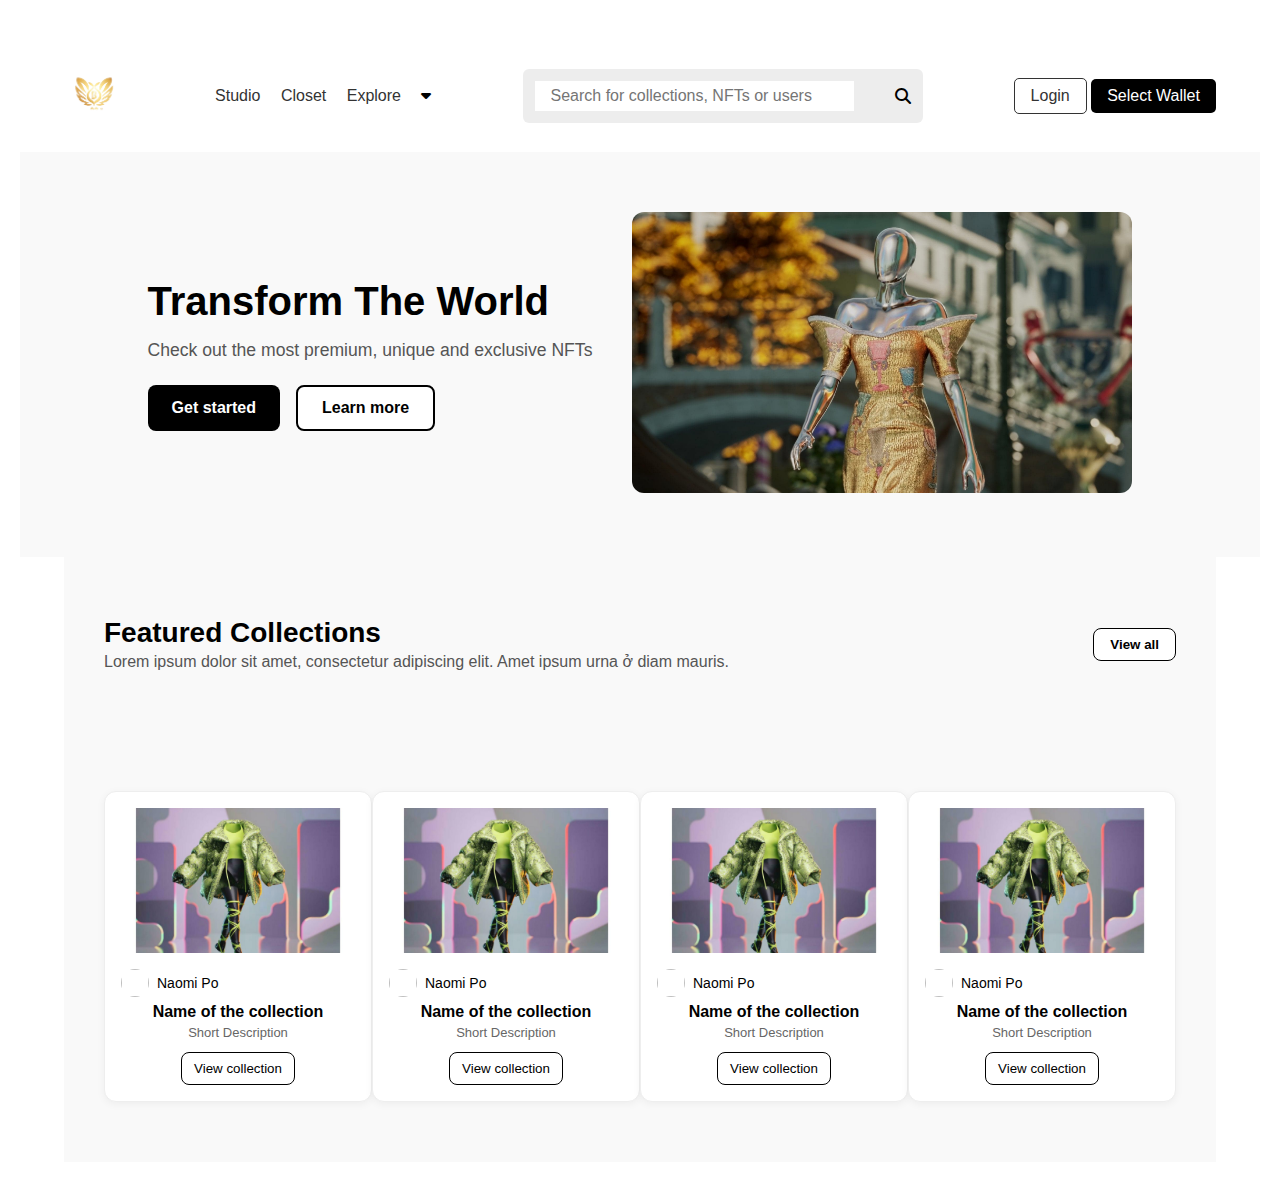
<file: index.html>
<!DOCTYPE html>
<html lang="en">
<head>
  <meta charset="UTF-8" />
  <meta name="viewport" content="width=device-width, initial-scale=1.0"/>
  <title>NFT Detail Page</title>
  <link rel="stylesheet" href="./style.css"/>
  <link rel="stylesheet" href="https://cdnjs.cloudflare.com/ajax/libs/font-awesome/6.7.2/css/all.min.css" crossorigin="anonymous" referrerpolicy="no-referrer"/>
</head>
<body>
  <div class="container">
    <header class="navbar">
      <div class="logo">
        <img src="./logo.png" alt="Logo"/>
      </div>
      <nav class="nav">
        <a href="#">Studio</a>
        <a href="#">Closet</a>
        <a href="#">Explore</a>
        <i class="fa-solid fa-caret-down"></i>
      </nav>
      <div class="search">
        <input type="text" placeholder="Search for collections, NFTs or users"/>
        <i class="fa-solid fa-magnifying-glass"></i>
      </div>
      <div class="from-login">
        <button class="login btn">Login</button>
        <button class="wallet btn">Select Wallet</button>
      </div>
    </header>
  </div>

  <section class="hero">
    <div class="hero-content">
      <div class="hero-text">
        <h1>Transform The World</h1>
        <p>Check out the most premium, unique and exclusive NFTs</p>
        <div class="hero-buttons">
          <button class="btnst btn-black">Get started</button>
          <button class="btnst btn-outline">Learn more</button>
        </div>
      </div>
      <div class="hero-image">
        <img src="./banner.png" alt="NFT example"/>
      </div>
    </div>
  </section>

  <div class="container">

    <section class="featured-section">
        <div class="featured-text">
          <h2>Featured Collections</h2>
          <p>Lorem ipsum dolor sit amet, consectetur adipiscing elit. Amet ipsum urna ở diam mauris.</p>
        </div>
        <button class="view-all">View all</button>
    </section>

    <section>
      <div class="collections-grid">
        <div class="collection-card">
          <img class="collection-image" src="./card.png" alt="Card image"/>
          <div class="author">
            <img class="avatar">
            <p class="name">Naomi Po</p>
          </div>
          <h3 class="collection-title">Name of the collection</h3>
          <p class="collection-desc">Short Description</p>
          <button class="view-btn">View collection</button>
        </div>
      </div>
  
      <div class="collections-grid">
        <div class="collection-card">
          <img class="collection-image" src="./card.png" alt="Card image"/>
          <div class="author">
            <img class="avatar">
            <p class="name">Naomi Po</p>
          </div>
          <h3 class="collection-title">Name of the collection</h3>
          <p class="collection-desc">Short Description</p>
          <button class="view-btn">View collection</button>
        </div>
      </div>
  
      <div class="collections-grid">
        <div class="collection-card">
          <img class="collection-image" src="./card.png" alt="Card image"/>
          <div class="author">
            <img class="avatar">
            <p class="name">Naomi Po</p>
          </div>
          <h3 class="collection-title">Name of the collection</h3>
          <p class="collection-desc">Short Description</p>
          <button class="view-btn">View collection</button>
        </div>
      </div>
  
      <div class="collections-grid">
        <div class="collection-card">
          <img class="collection-image" src="./card.png" alt="Card image"/>
          <div class="author">
            <img class="avatar">
            <p class="name">Naomi Po</p>
          </div>
          <h3 class="collection-title">Name of the collection</h3>
          <p class="collection-desc">Short Description</p>
          <button class="view-btn">View collection</button>
        </div>
      </div>
  </div>
    </section>
</body>
</html>
</file>
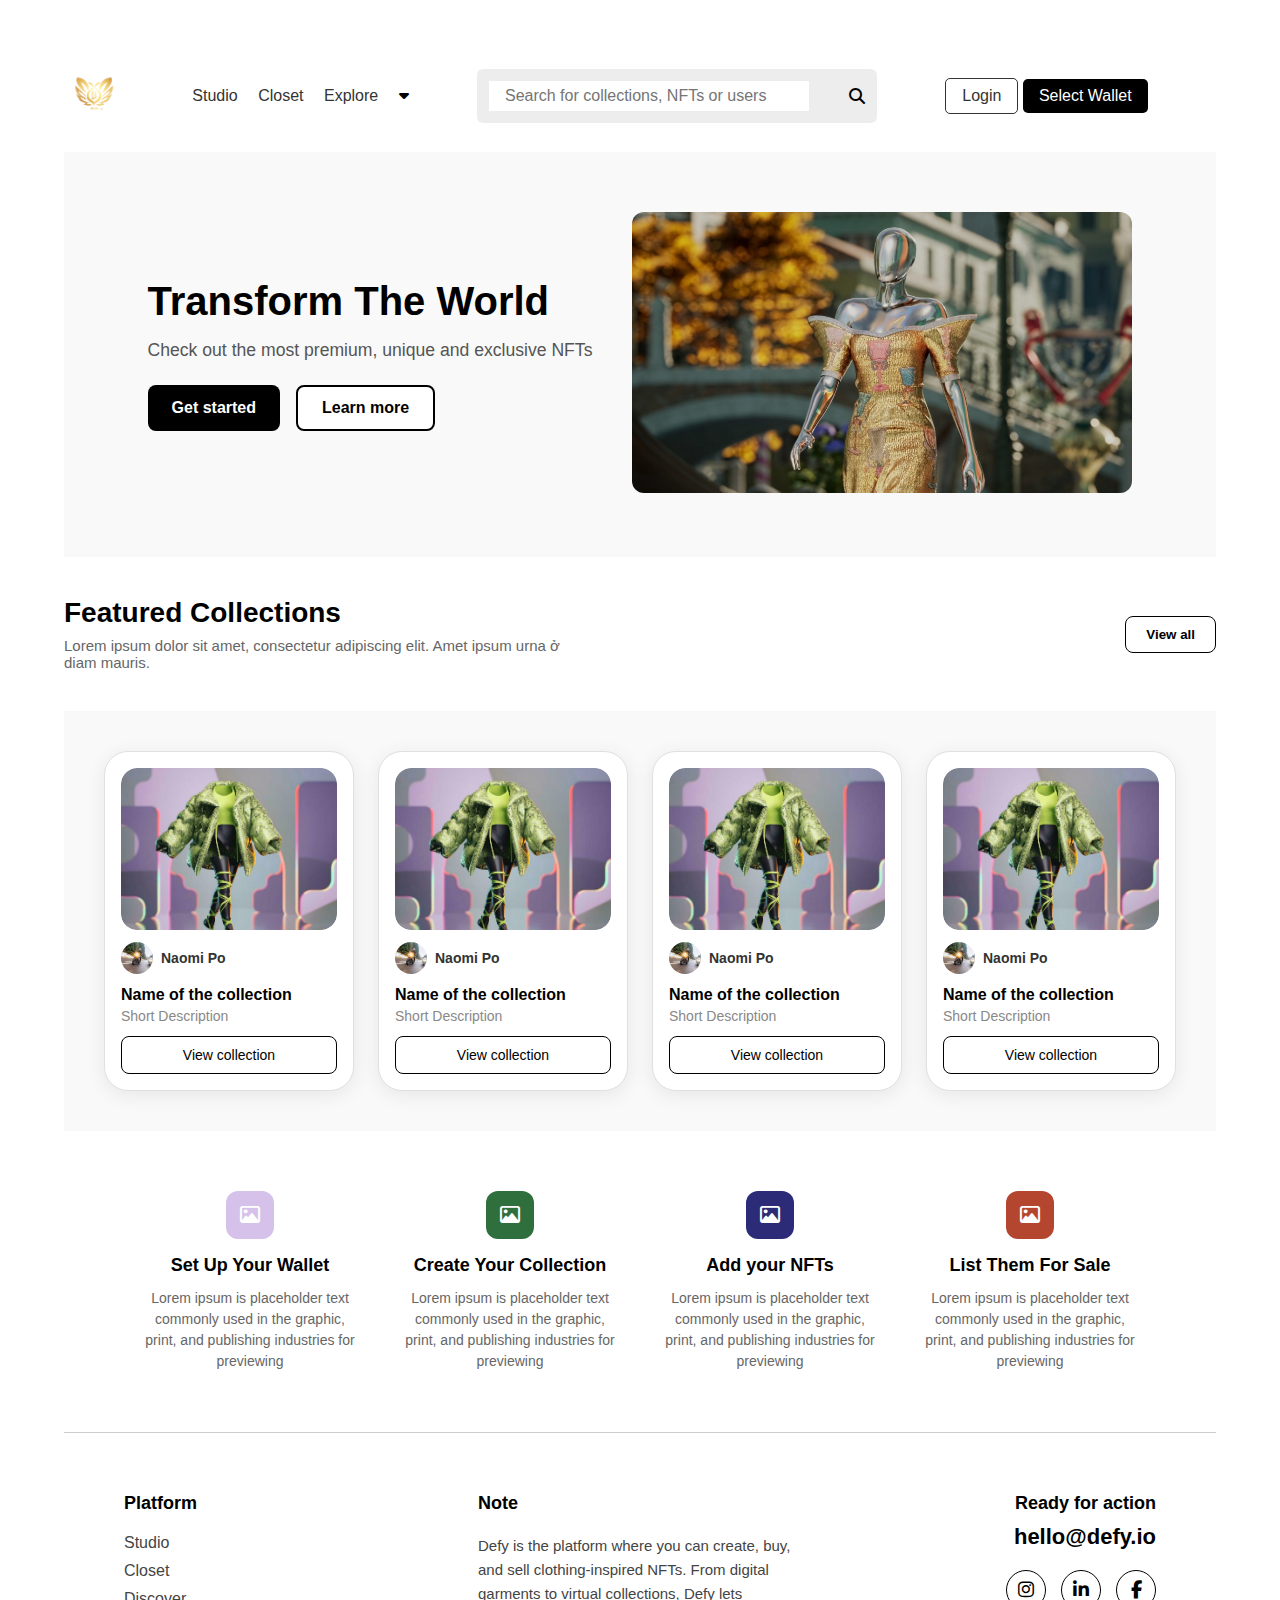
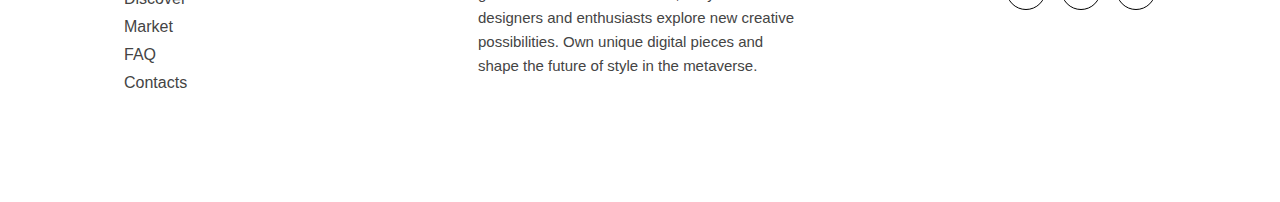
<file: Demo/index.html>
<!DOCTYPE html>
<html lang="en">
<head>
  <meta charset="UTF-8" />
  <meta name="viewport" content="width=device-width, initial-scale=1.0"/>
  <title>NFT Detail Page</title>
  <link rel="stylesheet" href="./style.css"/>
  <link rel="stylesheet" href="https://cdnjs.cloudflare.com/ajax/libs/font-awesome/6.7.2/css/all.min.css" crossorigin="anonymous" referrerpolicy="no-referrer"/>
</head>
<body>
  <div class="container">
    <header class="navbar">
      <div class="logo">
        <img src="./logo.png" alt="Logo"/>
      </div>
      <nav class="nav">
        <a href="#">Studio</a>
        <a href="#">Closet</a>
        <a href="#">Explore</a>
        <i class="fa-solid fa-caret-down"></i>
      </nav>
      <div class="search">
        <input type="text" placeholder="Search for collections, NFTs or users"/>
        <i class="fa-solid fa-magnifying-glass"></i>
      </div>
      <div class="from-login">
        <button class="login btn">Login</button>
        <button class="wallet btn">Select Wallet</button>
      </div>
      <div class="icon-media">
        <i class="fa-solid fa-bars"></i>
      </div>
    </header>
  </div>

  <div class="container">
    <section class="hero">
      <div class="hero-content">
        <div class="hero-text">
          <h1>Transform The World</h1>
          <p>Check out the most premium, unique and exclusive NFTs</p>
          <div class="hero-buttons">
            <button class="btnst btn-black">Get started</button>
            <button class="btnst btn-outline">Learn more</button>
          </div>
        </div>
        <div class="hero-image">
          <img src="./banner.png" alt="NFT example"/>
        </div>
      </div>
    </section>
  </div>

  <div class="container">
    <section class="featured-container">
      <div class="featured-text">
        <div class="title">
          <h1>Featured Collections</h1>
          <p>Lorem ipsum dolor sit amet, consectetur adipiscing elit. Amet ipsum urna ở diam mauris.</p>
        </div>
      </div>
      <button class="view-all">View all</button>
    </section>

    <section class="product">
      <div class="collections-grid">
        <div class="collection-card">
          <div class="image-wrapper">
            <img class="collection-image" src="./card.png" alt="Card image"/>
          </div>
          <div class="author">
            <img class="avatar" src="./Avatar.png" alt="Avatar"/>
            <p class="name">Naomi Po</p>
          </div>
          <h3 class="collection-title">Name of the collection</h3>
          <p class="collection-desc">Short Description</p>
          <button class="view-btn">View collection</button>
        </div>
        <div class="collection-card">
          <div class="image-wrapper">
            <img class="collection-image" src="./card.png" alt="Card image"/>
          </div>
          <div class="author">
            <img class="avatar" src="./Avatar.png" alt="Avatar"/>
            <p class="name">Naomi Po</p>
          </div>
          <h3 class="collection-title">Name of the collection</h3>
          <p class="collection-desc">Short Description</p>
          <button class="view-btn">View collection</button>
        </div>
        <div class="collection-card">
          <div class="image-wrapper">
            <img class="collection-image" src="./card.png" alt="Card image"/>
          </div>
          <div class="author">
            <img class="avatar" src="./Avatar.png" alt="Avatar"/>
            <p class="name">Naomi Po</p>
          </div>
          <h3 class="collection-title">Name of the collection</h3>
          <p class="collection-desc">Short Description</p>
          <button class="view-btn">View collection</button>
        </div>
        <div class="collection-card">
          <div class="image-wrapper">
            <img class="collection-image" src="./card.png" alt="Card image"/>
          </div>
          <div class="author">
            <img class="avatar" src="./Avatar.png" alt="Avatar"/>
            <p class="name">Naomi Po</p>
          </div>
          <h3 class="collection-title">Name of the collection</h3>
          <p class="collection-desc">Short Description</p>
          <button class="view-btn">View collection</button>
        </div>
      </div>
    </section>
  </div>

  <div class="container">
    <div class="step">
      <div class="ads">
        <div class="purple">
          <i class="fa-regular fa-image"></i>
        </div>
        <h3>Set Up Your Wallet</h3>
        <p>Lorem ipsum is placeholder text commonly used in the graphic, print, and publishing industries for previewing</p>
      </div>

      <div class="ads">
        <div class="green">
          <i class="fa-regular fa-image"></i>
        </div>
        <h3>Create Your Collection</h3>
        <p>Lorem ipsum is placeholder text commonly used in the graphic, print, and publishing industries for previewing</p>
      </div>

      <div class="ads">
        <div class="blue">
          <i class="fa-regular fa-image"></i>
        </div>
        <h3>Add your NFTs</h3>
        <p>Lorem ipsum is placeholder text commonly used in the graphic, print, and publishing industries for previewing</p>
      </div>

      <div class="ads">
        <div class="red">
          <i class="fa-regular fa-image"></i>
        </div>
        <h3>List Them For Sale</h3>
        <p>Lorem ipsum is placeholder text commonly used in the graphic, print, and publishing industries for previewing</p>
      </div>
    </div>
  </div>

  <div class="container">
    <footer class="footer">
      <div class="footer-left">
        <h3>Platform</h3>
        <ul>
          <li>Studio</li>
          <li>Closet</li>
          <li>Discover</li>
          <li>Market</li>
          <li>FAQ</li>
          <li>Contacts</li>
        </ul>
      </div>
      <div class="footer-left">
        <h3>Note</h3>
        <p>Defy is the platform where you can create, buy, and sell clothing-inspired NFTs.
        From digital garments to virtual collections, Defy lets designers and enthusiasts explore
        new creative possibilities. Own unique digital pieces and shape the future of style in the metaverse.</p>
      </div>
      <div class="footer-right">
        <h3>Ready for action</h3>
        <p class="email">hello@defy.io</p>
        <div class="icon">
          <a href="#"><i class="fab fa-instagram"></i></a>
          <a href="#"><i class="fab fa-linkedin-in"></i></a>
          <a href="#"><i class="fab fa-facebook-f"></i></a>
        </div>
      </div>
    </footer>
  </div>
</body>
</html>
</file>
<file: style.css>
*{
    margin: 0;
    padding: 0;
    box-sizing: border-box;
    font-family: Arial, sans-serif;
}

.container {
    max-width: 1200px;
    margin: 0 auto;
    padding: 0 24px;
}
header{
    display: flex;
    justify-content: space-between;
    align-items: center;
    padding: 24px 0;
}

.logo img {
    width: 60px;
    object-fit: cover;
}

.nav a {
    margin-right: 1rem;
    text-decoration: none;
    color: #333;
}

.search {
    width: 400px;
    padding: 12px;
    display: flex;
    justify-content: space-between;
    align-items: center;
    background-color: #e8e8e8cc;
    border-radius: 6px;
}

.search input {
    width: 85%;
    height: 30px;
    border: none;
    outline: none;
    font-size: 1rem;
    padding: 0 1rem;
}

.btn{
    padding: 0.5rem 1rem;
    border-radius: 5px;
    font-size: 1rem;
    cursor: pointer;
}

.btn.login{
    border: 1px solid #333;
    background: transparent;
    color: #333;
}

.btn.wallet {
    background: #000;
    color: #fff;
    border: none;
}

.img-container{
    width: 50%;
    object-fit: cover;
}

.img-container img{
    width: 100%;
}

section{
    display: flex;
    justify-content: space-between;
    align-items: center;
    padding: 60px 40px;
    background: #f9f9f9;
}

.hero {
  padding: 60px 40px;
  background: #f9f9f9;
}

.hero-content {
  max-width: 1200px;
  margin: 0 auto;
  display: flex;
  align-items: center;
  justify-content: space-between;
  gap: 40px;
  flex-wrap: wrap;
}

.hero-text {
  flex: 1;
  max-width: 500px;
}

.hero-text h1 {
  font-size: 2.5rem;
  font-weight: bold;
  margin-bottom: 1rem;
}

.hero-text p {
  font-size: 1.1rem;
  color: #555;
  margin-bottom: 1.5rem;
}

.hero-buttons {
  display: flex;
  gap: 1rem;
}

.btnst {
  padding: 0.75rem 1.5rem;
  font-size: 1rem;
  border-radius: 8px;
  cursor: pointer;
  font-weight: bold;
}

.btn-black {
  background: #000;
  color: #fff;
  border: none;
}

.btn-outline {
  background: #fff;
  color: #000;
  border: 2px solid #000;
}

.hero-image img {
  width: 100%;
  max-width: 500px;
  border-radius: 12px;
  object-fit: cover;
}

.featured-header {
  display: flex;
  justify-content: space-between;
  align-items: flex-start;
  padding: 40px;
  background-color: white;
  flex-wrap: wrap;
  gap: 1rem;
}

.featured-text {
  max-width: 80%;
}

.featured-text h2 {
  font-size: 1.75rem;
  font-weight: 700;
  margin-bottom: 0.25rem;
}

.featured-text p {
  font-size: 1rem;
  color: #555;
  max-width: 700px;
}


.view-all {
  padding: 8px 16px;
  border: 1px solid #000;
  background: #fff;
  border-radius: 8px;
  font-weight: bold;
  cursor: pointer;
  white-space: nowrap;
  height: fit-content;
}

/*  */
.product {
  padding: 40px;
  background-color: #f9f9f9;
}

/* Phần header trên cùng */
.collections-header {
  display: flex;
  justify-content: space-between;
  align-items: center;
  margin-bottom: 24px;
}

.collections-header .text-group h2 {
  font-size: 24px;
  font-weight: bold;
  margin-bottom: 4px;
}

.collections-header .text-group p {
  color: #666;
  font-size: 14px;
}

/* Nút view all */
.view-all-btn {
  padding: 8px 16px;
  border: 1px solid #000;
  background-color: #fff;
  border-radius: 8px;
  font-weight: 500;
  cursor: pointer;
  transition: background-color 0.2s;
}

.view-all-btn:hover {
  background-color: #eee;
}

/* Grid 4 thẻ */
.collections-grid {
  display: grid;
  grid-template-columns: repeat(auto-fit, minmax(220px, 1fr));
  gap: 24px;
}

/* Thẻ collection */
.collection-card {
  background: #fff;
  border: 1px solid #eee;
  border-radius: 12px;
  padding: 16px;
  text-align: center;
  box-shadow: 0 2px 8px rgba(0,0,0,0.05);
  transition: transform 0.2s ease;
}

.collection-card:hover {
  transform: translateY(-4px);
}

.collection-image {
  width: 100%;
  height: auto;
  border-radius: 8px;
}

/* Tác giả */
.author {
  display: flex;
  align-items: center;
  gap: 8px;
  margin: 12px 0 4px;
}

.avatar {
  width: 28px;
  height: 28px;
  border-radius: 50%;
  object-fit: cover;
}

.name {
  font-size: 14px;
  font-weight: 500;
}

/* Tiêu đề */
.collection-title {
  font-size: 16px;
  font-weight: bold;
  margin: 6px 0 4px;
}

.collection-desc {
  font-size: 13px;
  color: #666;
  margin-bottom: 12px;
}

/* Nút View collection */
.view-btn {
  padding: 8px 12px;
  border: 1px solid #000;
  background: white;
  border-radius: 8px;
  cursor: pointer;
  transition: background-color 0.2s;
}

.view-btn:hover {
  background-color: #eee;
}


body {
  font-family: Arial, sans-serif;
  background-color: #fff;
  margin: 0;
  padding: 40px 20px;
}


body {
  font-family: Arial, sans-serif;
  margin: 0;
  padding: 40px 20px;
  background-color: #fff;
}

.step {
  display: flex;
  justify-content: center;
  align-items: flex-start;
  flex-wrap: wrap;
  gap: 40px;
  padding: 60px 20px;
  max-width: 1200px;
  margin: 0 auto;
  text-align: center;
}

.ads {
  width: 220px;
}

.ads h3 {
  font-size: 18px;
  font-weight: bold;
  margin: 16px 0 12px;
  color: #000;
}

.ads p {
  font-size: 14px;
  color: #666;
  line-height: 1.5;
}

.ads .purple,
.ads .green,
.ads .blue,
.ads .red {
  width: 48px;
  height: 48px;
  margin: 0 auto;
  border-radius: 12px;
  display: flex;
  justify-content: center;
  align-items: center;
  color: #fff;
  font-size: 20px;
}

.purple {
  background-color: #d6c1eb;
  color: #6b3fa0;
}

.green {
  background-color: #2f6e3d;
}

.blue {
  background-color: #2c2b77;
}

.red {
  background-color: #b44630;
}

/* Footer */
.footer {
  display: flex;
  justify-content: space-between;
  padding: 60px;
  background-color: #fff;
  border-top: 1px solid #ccc;
  flex-wrap: wrap;
  gap: 30px;
}

/* footer trái  */
.footer-left {
  flex: 1;
  min-width: 250px;
}

.footer-left h3 {
  font-size: 18px;
  margin-bottom: 20px;
  font-weight: bold;
  color: #000;
}

.footer-left ul {
  list-style: none;
  padding: 0;
  margin: 0;
}

.footer-left ul li {
  margin-bottom: 10px;
  color: #444;
  cursor: pointer;
  transition: color 0.3s ease;
}

.footer-left ul li:hover {
  color: #000;
}

.footer-left p {
  color: #444;
  line-height: 1.6;
  font-size: 15px;
}

/* footer phải */
.footer-right {
  flex: 1;
  min-width: 250px;
  text-align: right;
}

.footer-right h3 {
  font-size: 18px;
  margin-bottom: 10px;
  font-weight: bold;
  color: #000;
}

.footer-right .email {
  font-size: 22px;
  font-weight: bold;
  color: #000;
  margin-bottom: 20px;
}

/* icons */
.footer-right .icon {
  display: flex;
  justify-content: flex-end;
  gap: 15px;
}

.footer-right .icon a {
  text-decoration: none;
  font-size: 18px;
  color: #000;
  border: 1px solid #000;
  padding: 10px;
  border-radius: 50%;
  width: 40px;
  height: 40px;
  display: flex;
  justify-content: center;
  align-items: center;
  transition: background-color 0.3s ease;
}

.footer-right .icon a:hover {
  background-color: #f0f0f0;
}
</file>
<file: Demo/style.css>
* {
  margin: 0;
  padding: 0;
  box-sizing: border-box;
  font-family: Arial, sans-serif;
}

.container {
  max-width: 1200px;
  margin: 0 auto;
  padding: 0 24px;
}

header {
  display: flex;
  justify-content: space-between;
  align-items: center;
  padding: 24px 0;
  flex-wrap: wrap;
}

.logo img {
  width: 60px;
  object-fit: cover;
}

.nav a {
  margin-right: 1rem;
  text-decoration: none;
  color: #333;
}

.search {
  width: 400px;
  padding: 12px;
  display: flex;
  justify-content: space-between;
  align-items: center;
  background-color: #e8e8e8cc;
  border-radius: 6px;
}

.search input {
  width: 85%;
  height: 30px;
  border: none;
  outline: none;
  font-size: 1rem;
  padding: 0 1rem;
}

.btn {
  padding: 0.5rem 1rem;
  border-radius: 5px;
  font-size: 1rem;
  cursor: pointer;
}

.btn.login {
  border: 1px solid #333;
  background: transparent;
  color: #333;
}

.btn.wallet {
  background: #000;
  color: #fff;
  border: none;
}

section {
  display: flex;
  justify-content: space-between;
  align-items: center;
  padding: 60px 40px;
  background: #f9f9f9;
}

.hero {
  padding: 60px 40px;
  background: #f9f9f9;
}

.hero-content {
  max-width: 1200px;
  margin: 0 auto;
  display: flex;
  align-items: center;
  justify-content: space-between;
  gap: 40px;
  flex-wrap: wrap;
}

.hero-text {
  flex: 1;
  max-width: 500px;
}

.hero-text h1 {
  font-size: 2.5rem;
  font-weight: bold;
  margin-bottom: 1rem;
}

.hero-text p {
  font-size: 1.1rem;
  color: #555;
  margin-bottom: 1.5rem;
}

.hero-buttons {
  display: flex;
  gap: 1rem;
}

.btnst {
  padding: 0.75rem 1.5rem;
  font-size: 1rem;
  border-radius: 8px;
  cursor: pointer;
  font-weight: bold;
}

.btn-black {
  background: #000;
  color: #fff;
  border: none;
}

.btn-outline {
  background: #fff;
  color: #000;
  border: 2px solid #000;
}

.hero-image img {
  width: 100%;
  max-width: 500px;
  border-radius: 12px;
  object-fit: cover;
}

.product {
  padding: 40px;
  background-color: #f9f9f9;
}

.collections-grid {
  display: grid;
  grid-template-columns: repeat(auto-fit, minmax(240px, 1fr));
  gap: 24px;
}

.collection-card {
  background-color: #fff;
  border-radius: 24px;
  border: 1px solid #e0e0e0;
  padding: 16px;
  box-shadow: 0 4px 20px rgba(0, 0, 0, 0.08);
  display: flex;
  flex-direction: column;
  justify-content: space-between;
  transition: box-shadow 0.3s ease;
}

.collection-card:hover {
  box-shadow: 0 6px 24px rgba(0, 0, 0, 0.15);
}

.image-wrapper, .card-image {
  width: 100%;
  aspect-ratio: 4 / 3;
  overflow: hidden;
  border-radius: 16px;
  flex-shrink: 0;
}

.collection-image {
  width: 100%;
  height: 100%;
  object-fit: cover;
  border-radius: 16px;
}

.author {
  display: flex;
  align-items: center;
  margin-top: 12px;
  gap: 8px;
}

.avatar {
  width: 32px;
  height: 32px;
  border-radius: 50%;
  object-fit: cover;
}

.name {
  font-weight: 600;
  color: #333;
  font-size: 14px;
}

.collection-title {
  font-weight: bold;
  margin-top: 12px;
  font-size: 16px;
}

.collection-desc {
  color: #888;
  margin-top: 4px;
  font-size: 14px;
}

.featured-container {
  padding: 40px 0;
  background-color: #fff;
}

.featured-header {
  display: flex;
  justify-content: space-between;
  align-items: center;
  flex-wrap: wrap;
  gap: 20px;
}

.featured-text h1 {
  font-size: 28px;
  font-weight: bold;
  color: #000;
  margin-bottom: 8px;
}

.featured-text p {
  color: #666;
  font-size: 15px;
  max-width: 500px;
}

.view-all {
  padding: 10px 20px;
  border: 1px solid #000;
  background: #fff;
  border-radius: 8px;
  font-weight: bold;
  cursor: pointer;
  transition: background-color 0.3s ease;
}

.view-all:hover {
  background-color: #eee;
}

.view-btn {
  margin-top: 12px;
  padding: 10px 16px;
  font-size: 14px;
  background-color: #fff;
  color: #000;
  border: 1px solid #000;
  border-radius:8px;
  cursor:pointer;
  transition: background-color 0.3s ease;
}

.view-btn:hover {
  background-color: #000;
  color: #fff;
}


body {
  font-family: Arial, sans-serif;
  background-color: #fff;
  margin: 0;
  padding: 40px 20px;
}

.step {
  display: flex;
  justify-content: center;
  align-items: flex-start;
  flex-wrap: wrap;
  gap: 40px;
  padding: 60px 20px;
  max-width: 1200px;
  margin: 0 auto;
  text-align: center;
}

.ads {
  width: 220px;
}

.ads h3 {
  font-size: 18px;
  font-weight: bold;
  margin: 16px 0 12px;
  color: #000;
}

.ads p {
  font-size: 14px;
  color: #666;
  line-height: 1.5;
}

.ads .purple,
.ads .green,
.ads .blue,
.ads .red {
  width: 48px;
  height: 48px;
  margin: 0 auto;
  border-radius: 12px;
  display: flex;
  justify-content: center;
  align-items: center;
  color: #fff;
  font-size: 20px;
}

.purple {
  background-color: #d6c1eb;
  color: #6b3fa0;
}

.green {
  background-color: #2f6e3d;
}

.blue {
  background-color: #2c2b77;
}

.red {
  background-color: #b44630;
}

.footer {
  display: flex;
  justify-content: space-between;
  padding: 60px;
  background-color: #fff;
  border-top: 1px solid #ccc;
  flex-wrap: wrap;
  gap: 30px;
}

.footer-left {
  flex: 1;
  min-width: 250px;
}

.footer-left h3 {
  font-size: 18px;
  margin-bottom: 20px;
  font-weight: bold;
  color: #000;
}

.footer-left ul {
  list-style: none;
  padding: 0;
  margin: 0;
}

.footer-left ul li {
  margin-bottom: 10px;
  color: #444;
  cursor: pointer;
  transition: color 0.3s ease;
}

.footer-left ul li:hover {
  color: #000;
}

.footer-left p {
  color: #444;
  line-height: 1.6;
  font-size: 15px;
}

.footer-right {
  flex: 1;
  min-width: 250px;
  text-align: right;
}

.footer-right h3 {
  font-size: 18px;
  margin-bottom: 10px;
  font-weight: bold;
  color: #000;
}

.footer-right .email {
  font-size: 22px;
  font-weight: bold;
  color: #000;
  margin-bottom: 20px;
}

.footer-right .icon {
  display: flex;
  justify-content: flex-end;
  gap: 15px;
}

.footer-right .icon a {
  text-decoration: none;
  font-size: 18px;
  color: #000;
  border: 1px solid #000;
  padding: 10px;
  border-radius: 50%;
  width: 40px;
  height: 40px;
  display: flex;
  justify-content: center;
  align-items: center;
  transition: background-color 0.3s ease;
}

.footer-right .icon a:hover {
  background-color: #f0f0f0;
}

.icon-media .fa-solid {
  display: none;
}

/* MEDIA QUERY CUỐI TRANG */
@media (max-width: 1024px) {
  .navbar {
    flex-wrap: wrap;
    justify-content: space-between;
    gap: 10px;
  }

  .hero {
    flex-direction: column;
    align-items: center;
    text-align: center;
  }

  .hero-content {
    flex-direction: column;
  }

  .hero-image img {
    max-width: 100%;
    height: auto;
  }

  .collections-grid {
    grid-template-columns: repeat(2, 1fr);
    gap: 20px;
  }

  .step {
    grid-template-columns: repeat(2, 1fr);
    gap: 20px;
  }

  .footer {
    flex-direction: column;
    gap: 30px;
    text-align: center;
  }

  .footer-left,
  .footer-right {
    width: 100%;
  }
}

@media (max-width: 768px) {
  .icon-media .fa-solid {
    display: block;
    font-size: 24px;
    cursor: pointer;
    color: #333;
  }

  .nav,
  .search,
  .from-login {
    display: none;
  }

  .hero {
    flex-direction: column;
    align-items: center;
    text-align: center;
  }

  .collections-grid {
    grid-template-columns: 1fr;
    gap: 20px;
  }

  .step {
    grid-template-columns: 1fr;
  }

  .footer {
    flex-direction: column;
    text-align: center;
    gap: 20px;
  }

  .footer-left,
  .footer-right {
    width: 100%;
  }
}
</file>
